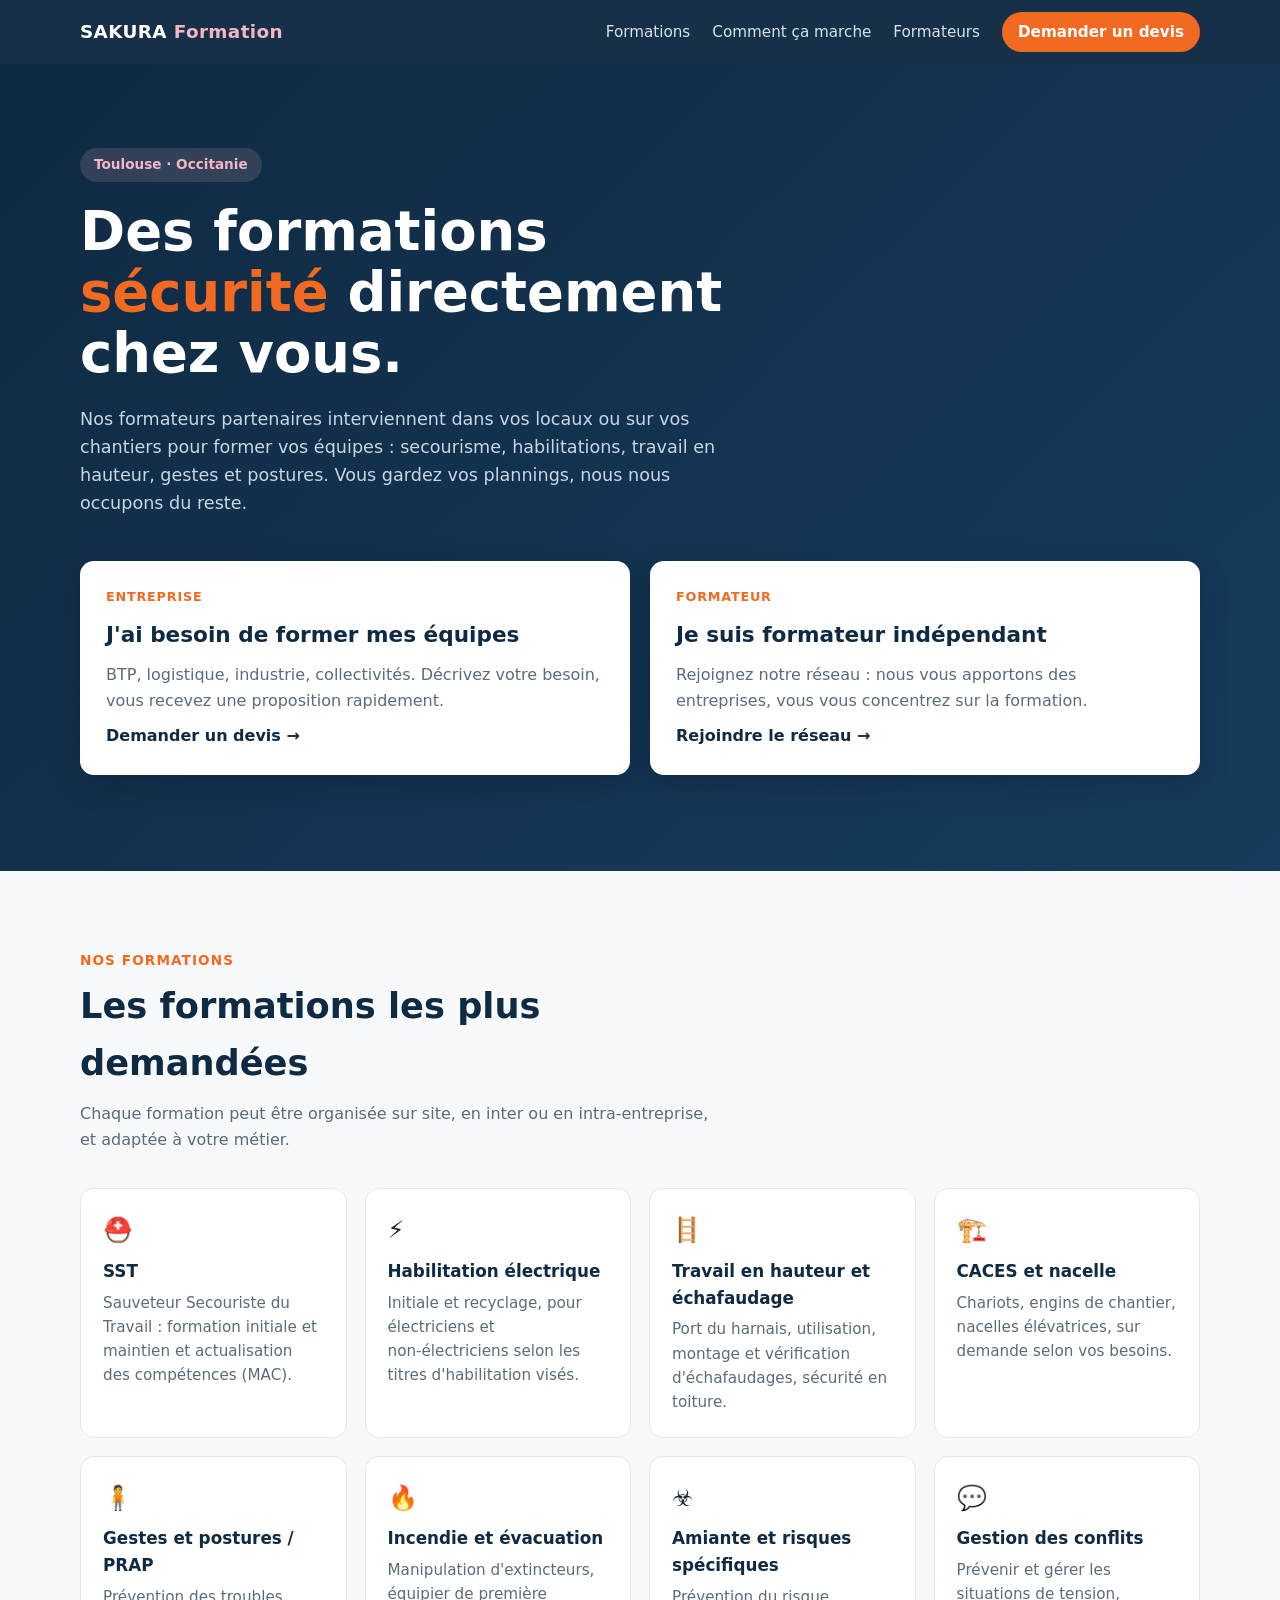
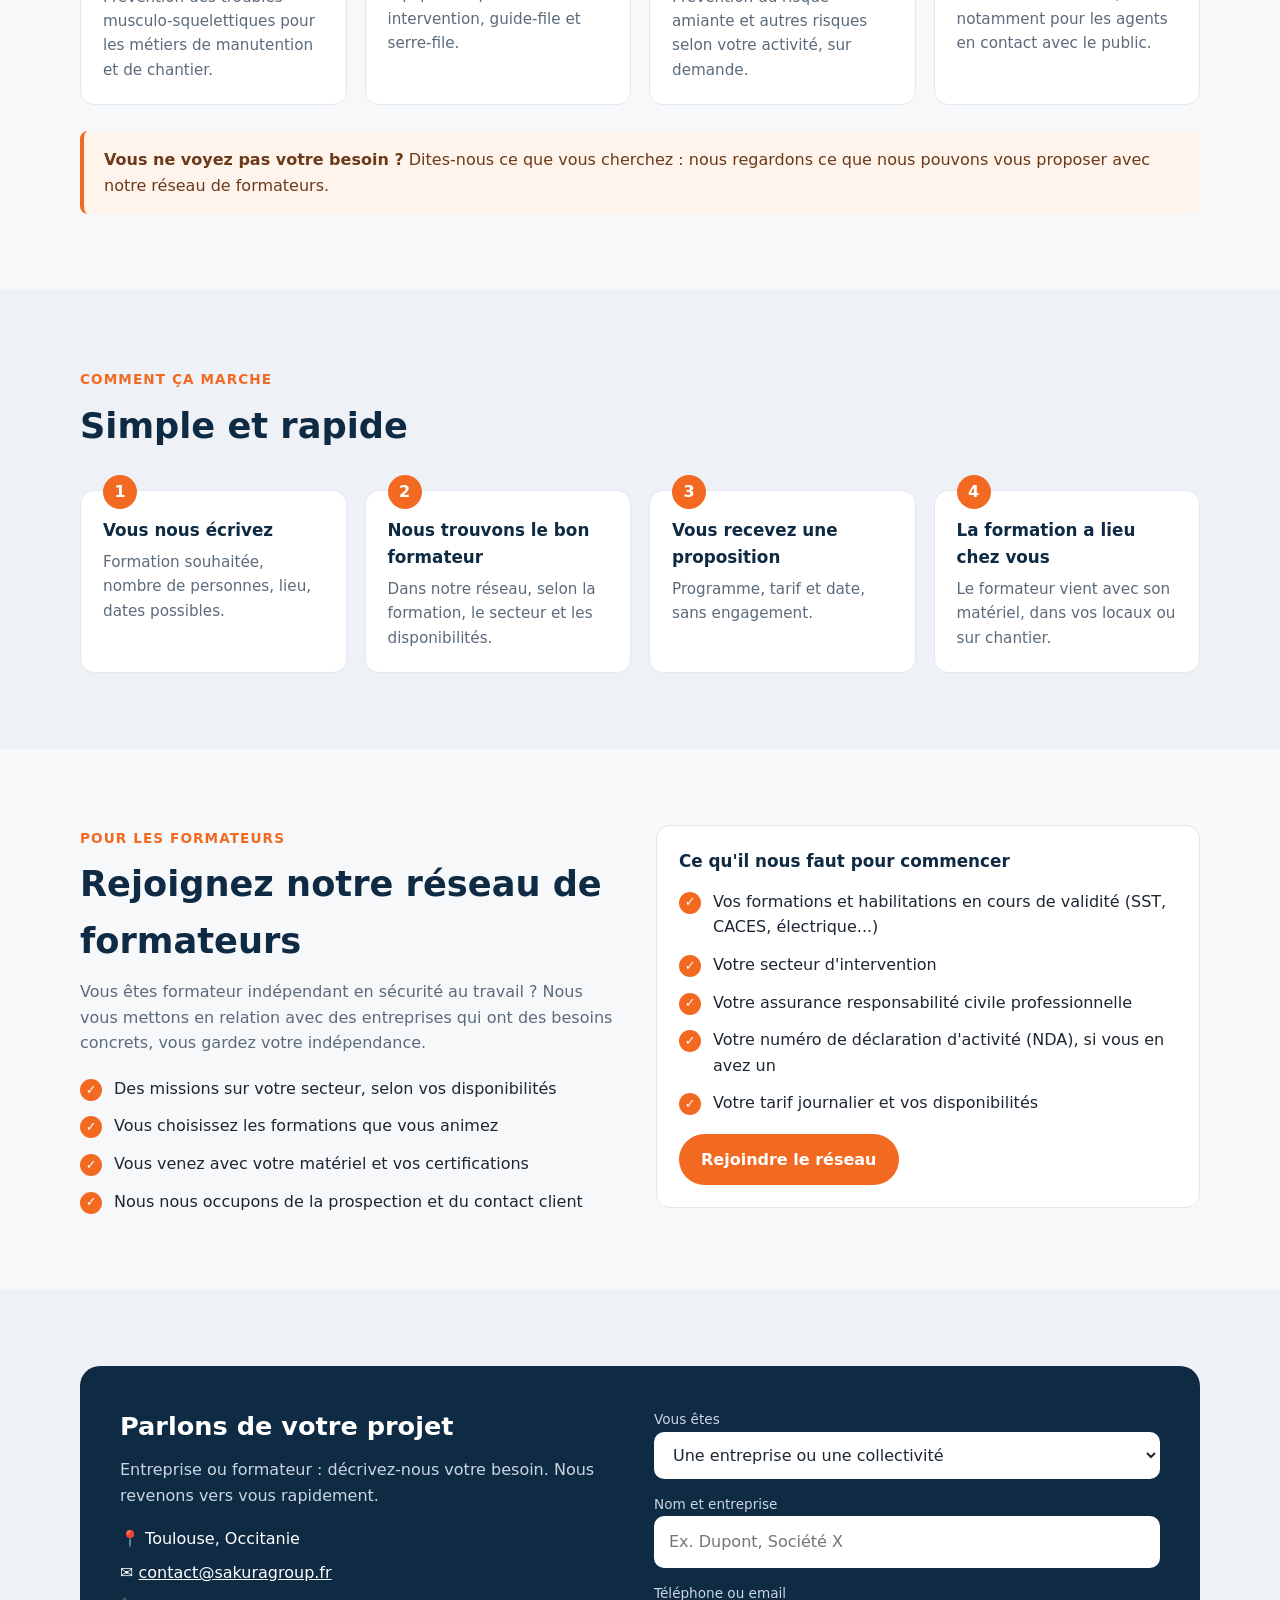
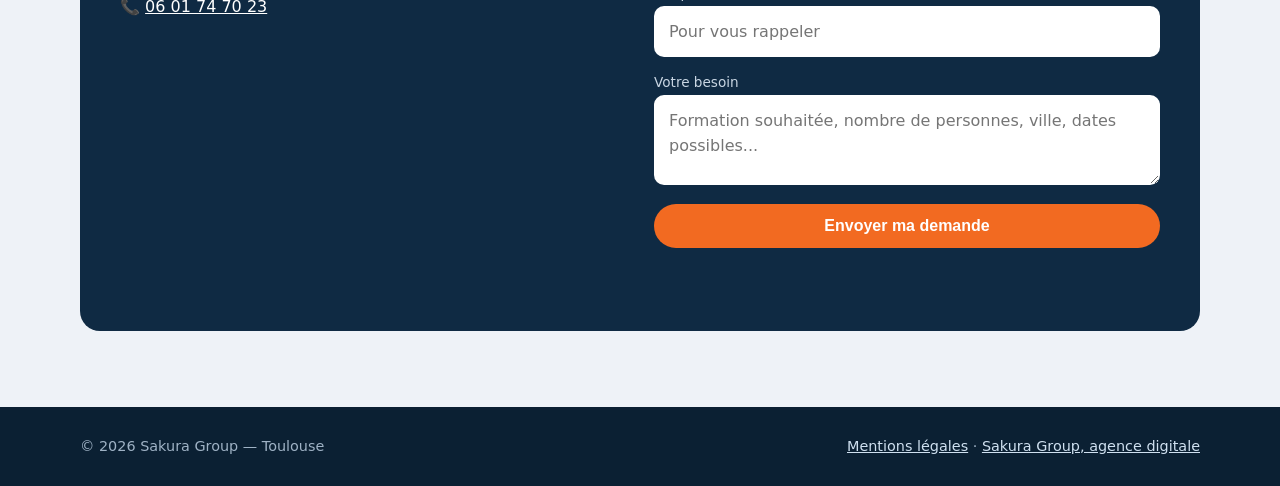
<file: index.html>
<!doctype html>
<html lang="fr">
<head>
  <meta charset="utf-8">
  <meta name="viewport" content="width=device-width, initial-scale=1">
  <title>Sakura Formation — Formations sécurité sur site, Toulouse</title>
  <meta name="description" content="Formations sécurité au travail sur site pour les entreprises du BTP, de la logistique et de l'industrie : SST, habilitations, travail en hauteur, CACES, gestes et postures. Toulouse et Occitanie.">
  <link rel="stylesheet" href="style.css">
</head>
<body>

<header class="site-header">
  <div class="wrap">
    <a class="brand" href="#top">SAKURA <span>Formation</span></a>
    <nav class="nav">
      <a href="#formations">Formations</a>
      <a href="#fonctionnement">Comment ça marche</a>
      <a href="#formateurs">Formateurs</a>
      <a class="btn-small" href="#contact">Demander un devis</a>
    </nav>
  </div>
</header>

<main id="top">

<!-- HERO -->
<div class="hero">
  <div class="wrap">
    <span class="eyebrow">Toulouse · Occitanie</span>
    <h1>Des formations <em>sécurité</em> directement chez vous.</h1>
    <p class="lead">Nos formateurs partenaires interviennent dans vos locaux ou sur vos chantiers pour former vos équipes : secourisme, habilitations, travail en hauteur, gestes et postures. Vous gardez vos plannings, nous nous occupons du reste.</p>

    <div class="doors">
      <a class="door" href="#contact" data-profil="entreprise">
        <span class="tag">Entreprise</span>
        <h2>J'ai besoin de former mes équipes</h2>
        <p>BTP, logistique, industrie, collectivités. Décrivez votre besoin, vous recevez une proposition rapidement.</p>
        <span class="go">Demander un devis →</span>
      </a>
      <a class="door" href="#formateurs" data-profil="formateur">
        <span class="tag">Formateur</span>
        <h2>Je suis formateur indépendant</h2>
        <p>Rejoignez notre réseau : nous vous apportons des entreprises, vous vous concentrez sur la formation.</p>
        <span class="go">Rejoindre le réseau →</span>
      </a>
    </div>
  </div>
</div>

<!-- FORMATIONS -->
<section id="formations">
  <div class="wrap">
    <div class="section-head">
      <span class="kicker">Nos formations</span>
      <h2>Les formations les plus demandées</h2>
      <p>Chaque formation peut être organisée sur site, en inter ou en intra-entreprise, et adaptée à votre métier.</p>
    </div>

    <div class="grid">
      <article class="card"><div class="ico">⛑️</div><h3>SST</h3><p>Sauveteur Secouriste du Travail : formation initiale et maintien et actualisation des compétences (MAC).</p></article>
      <article class="card"><div class="ico">⚡</div><h3>Habilitation électrique</h3><p>Initiale et recyclage, pour électriciens et non-électriciens selon les titres d'habilitation visés.</p></article>
      <article class="card"><div class="ico">🪜</div><h3>Travail en hauteur et échafaudage</h3><p>Port du harnais, utilisation, montage et vérification d'échafaudages, sécurité en toiture.</p></article>
      <article class="card"><div class="ico">🏗️</div><h3>CACES et nacelle</h3><p>Chariots, engins de chantier, nacelles élévatrices, sur demande selon vos besoins.</p></article>
      <article class="card"><div class="ico">🧍</div><h3>Gestes et postures / PRAP</h3><p>Prévention des troubles musculo-squelettiques pour les métiers de manutention et de chantier.</p></article>
      <article class="card"><div class="ico">🔥</div><h3>Incendie et évacuation</h3><p>Manipulation d'extincteurs, équipier de première intervention, guide-file et serre-file.</p></article>
      <article class="card"><div class="ico">☣️</div><h3>Amiante et risques spécifiques</h3><p>Prévention du risque amiante et autres risques selon votre activité, sur demande.</p></article>
      <article class="card"><div class="ico">💬</div><h3>Gestion des conflits</h3><p>Prévenir et gérer les situations de tension, notamment pour les agents en contact avec le public.</p></article>
    </div>

    <p class="note"><strong>Vous ne voyez pas votre besoin ?</strong> Dites-nous ce que vous cherchez : nous regardons ce que nous pouvons vous proposer avec notre réseau de formateurs.</p>
  </div>
</section>

<!-- COMMENT CA MARCHE -->
<section id="fonctionnement" class="alt">
  <div class="wrap">
    <div class="section-head">
      <span class="kicker">Comment ça marche</span>
      <h2>Simple et rapide</h2>
    </div>
    <div class="steps">
      <div class="step"><h3>Vous nous écrivez</h3><p>Formation souhaitée, nombre de personnes, lieu, dates possibles.</p></div>
      <div class="step"><h3>Nous trouvons le bon formateur</h3><p>Dans notre réseau, selon la formation, le secteur et les disponibilités.</p></div>
      <div class="step"><h3>Vous recevez une proposition</h3><p>Programme, tarif et date, sans engagement.</p></div>
      <div class="step"><h3>La formation a lieu chez vous</h3><p>Le formateur vient avec son matériel, dans vos locaux ou sur chantier.</p></div>
    </div>
  </div>
</section>

<!-- FORMATEURS -->
<section id="formateurs">
  <div class="wrap two">
    <div>
      <div class="section-head" style="margin-bottom:20px">
        <span class="kicker">Pour les formateurs</span>
        <h2>Rejoignez notre réseau de formateurs</h2>
        <p>Vous êtes formateur indépendant en sécurité au travail ? Nous vous mettons en relation avec des entreprises qui ont des besoins concrets, vous gardez votre indépendance.</p>
      </div>
      <ul class="list">
        <li>Des missions sur votre secteur, selon vos disponibilités</li>
        <li>Vous choisissez les formations que vous animez</li>
        <li>Vous venez avec votre matériel et vos certifications</li>
        <li>Nous nous occupons de la prospection et du contact client</li>
      </ul>
    </div>
    <div class="card">
      <h3>Ce qu'il nous faut pour commencer</h3>
      <ul class="list" style="margin-top:14px">
        <li>Vos formations et habilitations en cours de validité (SST, CACES, électrique...)</li>
        <li>Votre secteur d'intervention</li>
        <li>Votre assurance responsabilité civile professionnelle</li>
        <li>Votre numéro de déclaration d'activité (NDA), si vous en avez un</li>
        <li>Votre tarif journalier et vos disponibilités</li>
      </ul>
      <p style="margin-top:18px"><a class="btn" href="#contact" data-profil="formateur">Rejoindre le réseau</a></p>
    </div>
  </div>
</section>

<!-- CONTACT -->
<section id="contact" class="alt">
  <div class="wrap">
    <div class="contact-box">
      <div>
        <h2>Parlons de votre projet</h2>
        <p>Entreprise ou formateur : décrivez-nous votre besoin. Nous revenons vers vous rapidement.</p>
        <div class="contact-lines">
          <div>📍 Toulouse, Occitanie</div>
          <div>✉️ <a href="mailto:contact@sakuragroup.fr">contact@sakuragroup.fr</a></div>
          <div>📞 <a href="tel:+33601747023">06 01 74 70 23</a></div>
        </div>
      </div>

      <form id="contact-form" novalidate>
        <div>
          <label for="profil">Vous êtes</label>
          <select id="profil" name="profil">
            <option value="entreprise">Une entreprise ou une collectivité</option>
            <option value="formateur">Un formateur</option>
          </select>
        </div>
        <div>
          <label for="nom">Nom et entreprise</label>
          <input id="nom" name="nom" type="text" autocomplete="name" placeholder="Ex. Dupont, Société X">
        </div>
        <div>
          <label for="tel">Téléphone ou email</label>
          <input id="tel" name="tel" type="text" autocomplete="tel" placeholder="Pour vous rappeler">
        </div>
        <div>
          <label for="message">Votre besoin</label>
          <textarea id="message" name="message" placeholder="Formation souhaitée, nombre de personnes, ville, dates possibles..."></textarea>
        </div>
        <input type="checkbox" name="botcheck" tabindex="-1" autocomplete="off" style="display:none">
        <button class="btn" type="submit">Envoyer ma demande</button>
        <p id="form-status" role="status" style="font-size:.9rem;color:#cfe0f0;min-height:1.4em"></p>
      </form>
    </div>
  </div>
</section>

</main>

<footer>
  <div class="wrap">
    <div>© 2026 Sakura Group — Toulouse</div>
    <div><a href="mentions-legales.html">Mentions légales</a> · <a href="https://sakuragroup.fr">Sakura Group, agence digitale</a></div>
  </div>
</footer>

<script>
  // Préremplit le profil quand on clique sur une des deux entrées
  document.querySelectorAll('[data-profil]').forEach(function (el) {
    el.addEventListener('click', function () {
      var sel = document.getElementById('profil');
      if (sel) sel.value = el.getAttribute('data-profil');
    });
  });

  // Envoi du formulaire par mail vers contact@sakuragroup.fr (service Web3Forms, sans serveur).
  // Clé publique Web3Forms (formulaire "Sakura Formation").
  var ACCESS_KEY = '2c73ffb6-1e25-4365-b521-4a643331e9ce';
  var DESTINATAIRE = 'contact@sakuragroup.fr';

  document.getElementById('contact-form').addEventListener('submit', function (e) {
    e.preventDefault();
    var f = e.target;
    var statut = document.getElementById('form-status');
    var profil = f.profil.value === 'formateur' ? 'Formateur' : 'Entreprise';

    if (!f.tel.value.trim() || !f.message.value.trim()) {
      statut.textContent = 'Merci d’indiquer un moyen de vous joindre et votre besoin.';
      return;
    }

    var sujet = 'Demande site Sakura Formation — ' + profil;
    var corps = [
      'Profil : ' + profil,
      'Nom / entreprise : ' + (f.nom.value || '-'),
      'Contact : ' + f.tel.value,
      '',
      f.message.value
    ].join('\n');

    statut.textContent = 'Envoi en cours…';
    fetch('https://api.web3forms.com/submit', {
      method: 'POST',
      headers: { 'Content-Type': 'application/json', 'Accept': 'application/json' },
      body: JSON.stringify({
        access_key: ACCESS_KEY,
        subject: sujet,
        from_name: f.nom.value || 'Visiteur du site',
        message: corps,
        botcheck: f.botcheck.checked
      })
    })
      .then(function (r) { return r.json(); })
      .then(function (res) {
        if (res.success) {
          statut.textContent = 'Merci, votre demande est bien envoyée. Nous revenons vers vous rapidement.';
          f.reset();
        } else {
          statut.textContent = 'Envoi impossible. Écrivez-nous directement à ' + DESTINATAIRE + '.';
        }
      })
      .catch(function () {
        statut.textContent = 'Envoi impossible. Écrivez-nous directement à ' + DESTINATAIRE + '.';
      });
  });
</script>
</body>
</html>
</file>
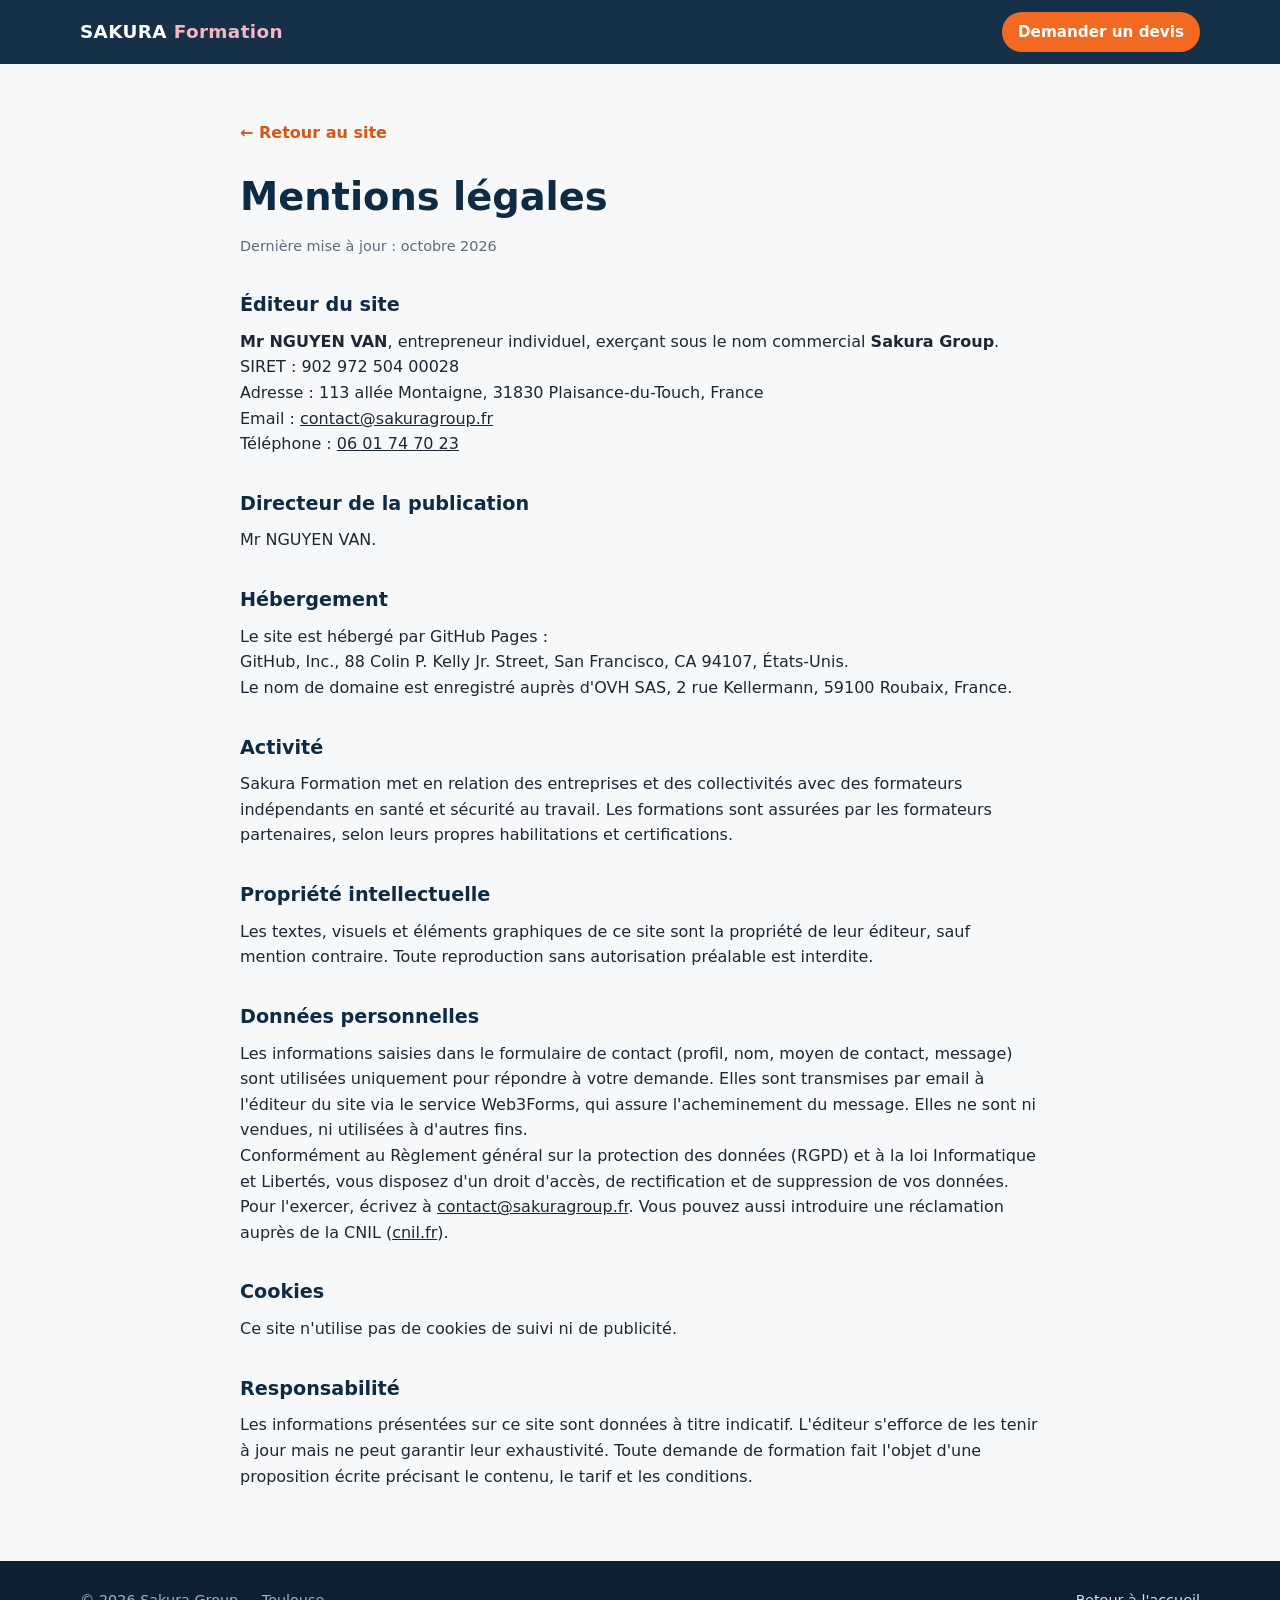
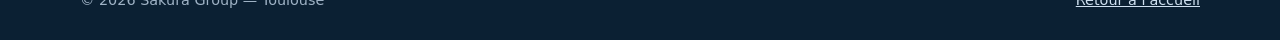
<file: mentions-legales.html>
<!doctype html>
<html lang="fr">
<head>
  <meta charset="utf-8">
  <meta name="viewport" content="width=device-width, initial-scale=1">
  <title>Mentions légales — Sakura Formation</title>
  <meta name="robots" content="noindex">
  <link rel="stylesheet" href="style.css">
  <style>
    .legal { padding: 56px 0 72px; max-width: 800px; }
    .legal h1 { color: var(--navy); font-size: clamp(1.8rem, 4vw, 2.4rem); margin-bottom: 8px; }
    .legal h2 { color: var(--navy); font-size: 1.2rem; margin: 32px 0 8px; }
    .legal p, .legal li { color: var(--text); }
    .legal ul { margin: 8px 0 0 20px; }
    .legal .maj { color: var(--muted); font-size: .9rem; margin-bottom: 20px; }
    .back { display: inline-block; margin-bottom: 20px; color: var(--orange-dark); font-weight: 600; text-decoration: none; }
  </style>
</head>
<body>

<header class="site-header">
  <div class="wrap">
    <a class="brand" href="index.html">SAKURA <span>Formation</span></a>
    <nav class="nav">
      <a class="btn-small" href="index.html#contact">Demander un devis</a>
    </nav>
  </div>
</header>

<main class="wrap legal">
  <a class="back" href="index.html">← Retour au site</a>
  <h1>Mentions légales</h1>
  <p class="maj">Dernière mise à jour : octobre 2026</p>

  <h2>Éditeur du site</h2>
  <p>
    <strong>Mr NGUYEN VAN</strong>, entrepreneur individuel, exerçant sous le nom commercial <strong>Sakura Group</strong>.<br>
    SIRET : 902 972 504 00028<br>
    Adresse : 113 allée Montaigne, 31830 Plaisance-du-Touch, France<br>
    Email : <a href="mailto:contact@sakuragroup.fr">contact@sakuragroup.fr</a><br>
    Téléphone : <a href="tel:+33601747023">06 01 74 70 23</a>
  </p>

  <h2>Directeur de la publication</h2>
  <p>Mr NGUYEN VAN.</p>

  <h2>Hébergement</h2>
  <p>
    Le site est hébergé par GitHub Pages :<br>
    GitHub, Inc., 88 Colin P. Kelly Jr. Street, San Francisco, CA 94107, États-Unis.<br>
    Le nom de domaine est enregistré auprès d'OVH SAS, 2 rue Kellermann, 59100 Roubaix, France.
  </p>

  <h2>Activité</h2>
  <p>
    Sakura Formation met en relation des entreprises et des collectivités avec des formateurs indépendants en santé et sécurité au travail.
    Les formations sont assurées par les formateurs partenaires, selon leurs propres habilitations et certifications.
  </p>

  <h2>Propriété intellectuelle</h2>
  <p>
    Les textes, visuels et éléments graphiques de ce site sont la propriété de leur éditeur, sauf mention contraire.
    Toute reproduction sans autorisation préalable est interdite.
  </p>

  <h2>Données personnelles</h2>
  <p>
    Les informations saisies dans le formulaire de contact (profil, nom, moyen de contact, message) sont utilisées uniquement pour répondre à votre demande.
    Elles sont transmises par email à l'éditeur du site via le service Web3Forms, qui assure l'acheminement du message.
    Elles ne sont ni vendues, ni utilisées à d'autres fins.
  </p>
  <p>
    Conformément au Règlement général sur la protection des données (RGPD) et à la loi Informatique et Libertés, vous disposez d'un droit d'accès, de rectification et de suppression de vos données.
    Pour l'exercer, écrivez à <a href="mailto:contact@sakuragroup.fr">contact@sakuragroup.fr</a>.
    Vous pouvez aussi introduire une réclamation auprès de la CNIL (<a href="https://www.cnil.fr" rel="noopener">cnil.fr</a>).
  </p>

  <h2>Cookies</h2>
  <p>Ce site n'utilise pas de cookies de suivi ni de publicité.</p>

  <h2>Responsabilité</h2>
  <p>
    Les informations présentées sur ce site sont données à titre indicatif.
    L'éditeur s'efforce de les tenir à jour mais ne peut garantir leur exhaustivité.
    Toute demande de formation fait l'objet d'une proposition écrite précisant le contenu, le tarif et les conditions.
  </p>
</main>

<footer>
  <div class="wrap">
    <div>© 2026 Sakura Group — Toulouse</div>
    <div><a href="index.html">Retour à l'accueil</a></div>
  </div>
</footer>

</body>
</html>
</file>
<file: style.css>
:root {
  --navy: #0f2a43;
  --navy-2: #173b5c;
  --orange: #f26a21;
  --orange-dark: #d85612;
  --sakura: #f4b6c2;
  --bg: #f7f8fa;
  --card: #ffffff;
  --text: #1c2733;
  --muted: #5b6b7b;
  --line: #e3e8ee;
  --radius: 14px;
}

* { box-sizing: border-box; margin: 0; padding: 0; }
html { scroll-behavior: smooth; }
body {
  font-family: "Segoe UI", system-ui, -apple-system, Roboto, Arial, sans-serif;
  color: var(--text);
  background: var(--bg);
  line-height: 1.6;
}
img { max-width: 100%; display: block; }
a { color: inherit; }

.wrap { width: min(1120px, 100% - 32px); margin-inline: auto; }

/* Header */
.site-header {
  position: sticky; top: 0; z-index: 10;
  background: rgba(15, 42, 67, .97);
  backdrop-filter: blur(6px);
}
.site-header .wrap {
  display: flex; align-items: center; justify-content: space-between;
  min-height: 64px; gap: 16px;
}
.brand { color: #fff; text-decoration: none; font-weight: 700; letter-spacing: .02em; font-size: 1.15rem; }
.brand span { color: var(--sakura); }
.nav { display: flex; gap: 22px; align-items: center; }
.nav a { color: #d8e2ec; text-decoration: none; font-size: .95rem; }
.nav a:hover { color: #fff; }
.nav .btn-small {
  background: var(--orange); color: #fff; padding: 8px 16px; border-radius: 999px; font-weight: 600;
}
.nav .btn-small:hover { background: var(--orange-dark); }

/* Hero */
.hero {
  background: linear-gradient(135deg, var(--navy) 0%, var(--navy-2) 100%);
  color: #fff; padding: 84px 0 96px;
}
.hero .eyebrow {
  display: inline-block; padding: 6px 14px; border-radius: 999px;
  background: rgba(244, 182, 194, .15); color: var(--sakura);
  font-size: .85rem; font-weight: 600; margin-bottom: 20px;
}
.hero h1 { font-size: clamp(2rem, 5vw, 3.4rem); line-height: 1.12; max-width: 18ch; }
.hero h1 em { font-style: normal; color: var(--orange); }
.hero p.lead { margin-top: 20px; max-width: 58ch; color: #c9d6e3; font-size: 1.1rem; }

.doors { display: grid; grid-template-columns: repeat(auto-fit, minmax(280px, 1fr)); gap: 20px; margin-top: 44px; }
.door {
  background: #fff; color: var(--text); border-radius: var(--radius); padding: 26px;
  text-decoration: none; display: flex; flex-direction: column; gap: 10px;
  box-shadow: 0 10px 30px rgba(0, 0, 0, .18); transition: transform .15s ease;
}
.door:hover { transform: translateY(-3px); }
.door .tag { font-size: .8rem; font-weight: 700; color: var(--orange); text-transform: uppercase; letter-spacing: .06em; }
.door h2 { font-size: 1.35rem; color: var(--navy); }
.door p { color: var(--muted); }
.door .go { margin-top: auto; font-weight: 700; color: var(--navy); }

/* Sections */
section { padding: 76px 0; }
.section-head { max-width: 62ch; margin-bottom: 36px; }
.section-head .kicker { color: var(--orange); font-weight: 700; font-size: .85rem; text-transform: uppercase; letter-spacing: .08em; }
.section-head h2 { font-size: clamp(1.6rem, 3.4vw, 2.2rem); color: var(--navy); margin-top: 6px; }
.section-head p { color: var(--muted); margin-top: 10px; }

.grid { display: grid; grid-template-columns: repeat(auto-fill, minmax(250px, 1fr)); gap: 18px; }
.card {
  background: var(--card); border: 1px solid var(--line); border-radius: var(--radius);
  padding: 22px;
}
.card h3 { color: var(--navy); font-size: 1.05rem; margin-bottom: 6px; }
.card p { color: var(--muted); font-size: .95rem; }
.card .ico { font-size: 1.5rem; margin-bottom: 8px; }

.note {
  margin-top: 26px; padding: 16px 20px; border-left: 4px solid var(--orange);
  background: #fff4ec; border-radius: 8px; color: #6a3a1a;
}

/* Steps */
.steps { counter-reset: step; display: grid; grid-template-columns: repeat(auto-fit, minmax(220px, 1fr)); gap: 18px; }
.step { position: relative; background: var(--card); border: 1px solid var(--line); border-radius: var(--radius); padding: 26px 22px 22px; }
.step::before {
  counter-increment: step; content: counter(step);
  position: absolute; top: -16px; left: 22px;
  width: 34px; height: 34px; border-radius: 50%;
  background: var(--orange); color: #fff; font-weight: 700;
  display: grid; place-items: center;
}
.step h3 { color: var(--navy); font-size: 1.05rem; margin-bottom: 6px; }
.step p { color: var(--muted); font-size: .95rem; }

/* Formateurs */
.alt { background: #eef2f7; }
.two { display: grid; grid-template-columns: repeat(auto-fit, minmax(300px, 1fr)); gap: 32px; align-items: start; }
.list { list-style: none; display: grid; gap: 12px; }
.list li { display: flex; gap: 12px; align-items: flex-start; }
.list li::before { content: "✓"; color: #fff; background: var(--orange); border-radius: 50%; width: 22px; height: 22px; flex: none; display: grid; place-items: center; font-size: .8rem; margin-top: 3px; }

/* Contact */
.contact-box { background: var(--navy); color: #fff; border-radius: 20px; padding: 40px; display: grid; gap: 28px; grid-template-columns: repeat(auto-fit, minmax(280px, 1fr)); }
.contact-box h2 { font-size: 1.6rem; }
.contact-box p { color: #c9d6e3; margin-top: 10px; }
.contact-box form { display: grid; gap: 12px; }
.contact-box label { font-size: .85rem; color: #c9d6e3; }
.contact-box input, .contact-box select, .contact-box textarea {
  width: 100%; padding: 12px 14px; border-radius: 10px; border: 1px solid transparent;
  font: inherit; background: #fff; color: var(--text);
}
.contact-box textarea { min-height: 90px; resize: vertical; }

.btn {
  display: inline-block; text-align: center; text-decoration: none; cursor: pointer; border: 0;
  background: var(--orange); color: #fff; font-weight: 700; padding: 13px 22px; border-radius: 999px; font-size: 1rem;
}
.btn:hover { background: var(--orange-dark); }
.btn.ghost { background: transparent; border: 2px solid #fff; }
.btn.ghost:hover { background: rgba(255, 255, 255, .12); }
.contact-lines { margin-top: 18px; display: grid; gap: 8px; }
.contact-lines a { color: #fff; }

footer { background: #0b2033; color: #9fb2c5; padding: 28px 0; font-size: .9rem; }
footer .wrap { display: flex; justify-content: space-between; flex-wrap: wrap; gap: 10px; }
footer a { color: #cfe0f0; }

@media (max-width: 640px) {
  .nav a:not(.btn-small) { display: none; }
  .hero { padding: 56px 0 64px; }
  section { padding: 56px 0; }
  .contact-box { padding: 26px; }
}
</file>
